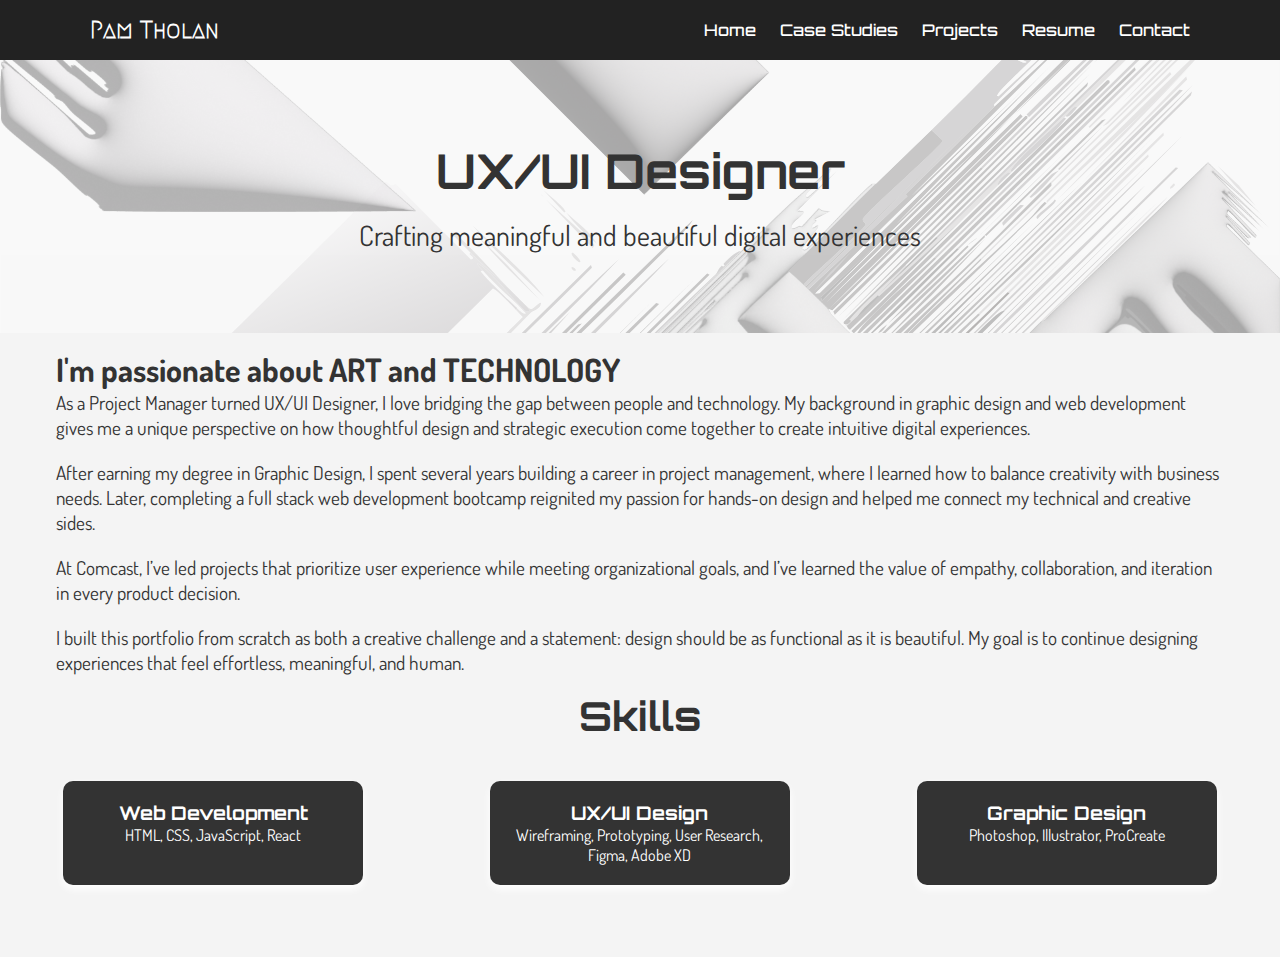
<file: index.html>
<!DOCTYPE html>
<html lang="en">
<head>
  <meta charset="UTF-8" />
  <meta name="viewport" content="width=device-width, initial-scale=1.0"/>
  <title>UX/UI Portfolio</title>
  <link href="https://fonts.googleapis.com/css2?family=Dosis:wght@200..800&family=Megrim&family=Orbitron:wght@400..900&display=swap" rel="stylesheet">
  <link rel="stylesheet" href="assets/css/style.css">

<style>

.hero {
  background-image: url('assets/images/new2.svg'); /* Path to the image file */
      background-size: cover; /* Make sure the image covers the entire screen */
      background-position: center center; /* Center the image */
      background-repeat: no-repeat; /* Prevent the image from repeating */
}

</style>

</head>
<body>

  <!-- Navigation -->
  <header class="navbar">
    <div class="nav-container">
      <div class="logo">Pam Tholan</div>
      <nav id="nav-links">
        <a href="#hero">Home</a>
        <a href="casestudies.html">Case Studies</a>
        <a href="projects.html">Projects</a>
        <a href="portfolio_resume.html">Resume</a>
        <a href="contact.html">Contact</a>
      </nav>
      <div class="hamburger" id="hamburger">&#9776;</div>
    </div>
  </header>

  <!-- Hero Section -->
  <section id="hero" class="hero">
    <h1>UX/UI Designer</h1>
    <p>Crafting meaningful and beautiful digital experiences</p>
  </section>

  <!-- About Section -->
  <section id="about" class="section">
    <!-- <h2>About</h2> -->
    <h1 class="about">I'm passionate about ART and TECHNOLOGY</h1>
    <p class="bio">As a Project Manager turned UX/UI Designer, I love bridging the gap between people and technology. 
      My background in graphic design and web development gives me a unique perspective on how thoughtful design and strategic execution come 
      together to create intuitive digital experiences.</p>
<br>
    <p class="bio">After earning my degree in Graphic Design, I spent several years building a career in project management, where I learned 
      how to balance creativity with business needs. Later, completing a full stack web development bootcamp reignited my passion for hands-on 
      design and helped me connect my technical and creative sides.</p>
<br>
      <p class="bio">At Comcast, I’ve led projects that prioritize user experience while meeting organizational goals, and I’ve learned the 
        value of empathy, collaboration, and iteration in every product decision.</p>
<br>
      <p class="bio">I built this portfolio from scratch as both a creative 
        challenge and a statement: design should be as functional as it is beautiful. My goal is to continue designing experiences that feel effortless, meaningful, and human.</p>
  </section>
 <!-- Skills Section -->
        <div class="about-container">
          <h2>Skills</h2>
        <div class="skills-section">
          <div class="skill-box">
                <h3 class="title">Web Development</h3>
                <p>HTML, CSS, JavaScript, React</p>
            </div>
            <div class="skill-box">
                <h3 class="title">UX/UI Design</h3>
                <p>Wireframing, Prototyping, User Research, Figma, Adobe XD</p>
            </div>
            <div class="skill-box">
                <h3 class="title">Graphic Design</h3>
                <p>Photoshop, Illustrator, ProCreate</p>
            </div>
        </div>
  <!-- Footer -->
  <footer class="footer">
    <p>© 2025 Pam Tholan. All rights reserved.</p>
  </footer>

  <script>
    // Hamburger menu toggle
    const hamburger = document.getElementById("hamburger");
    const navLinks = document.getElementById("nav-links");

    hamburger.addEventListener("click", () => {
      navLinks.classList.toggle("active");
    });
  </script>

</body>
</html>
</file>
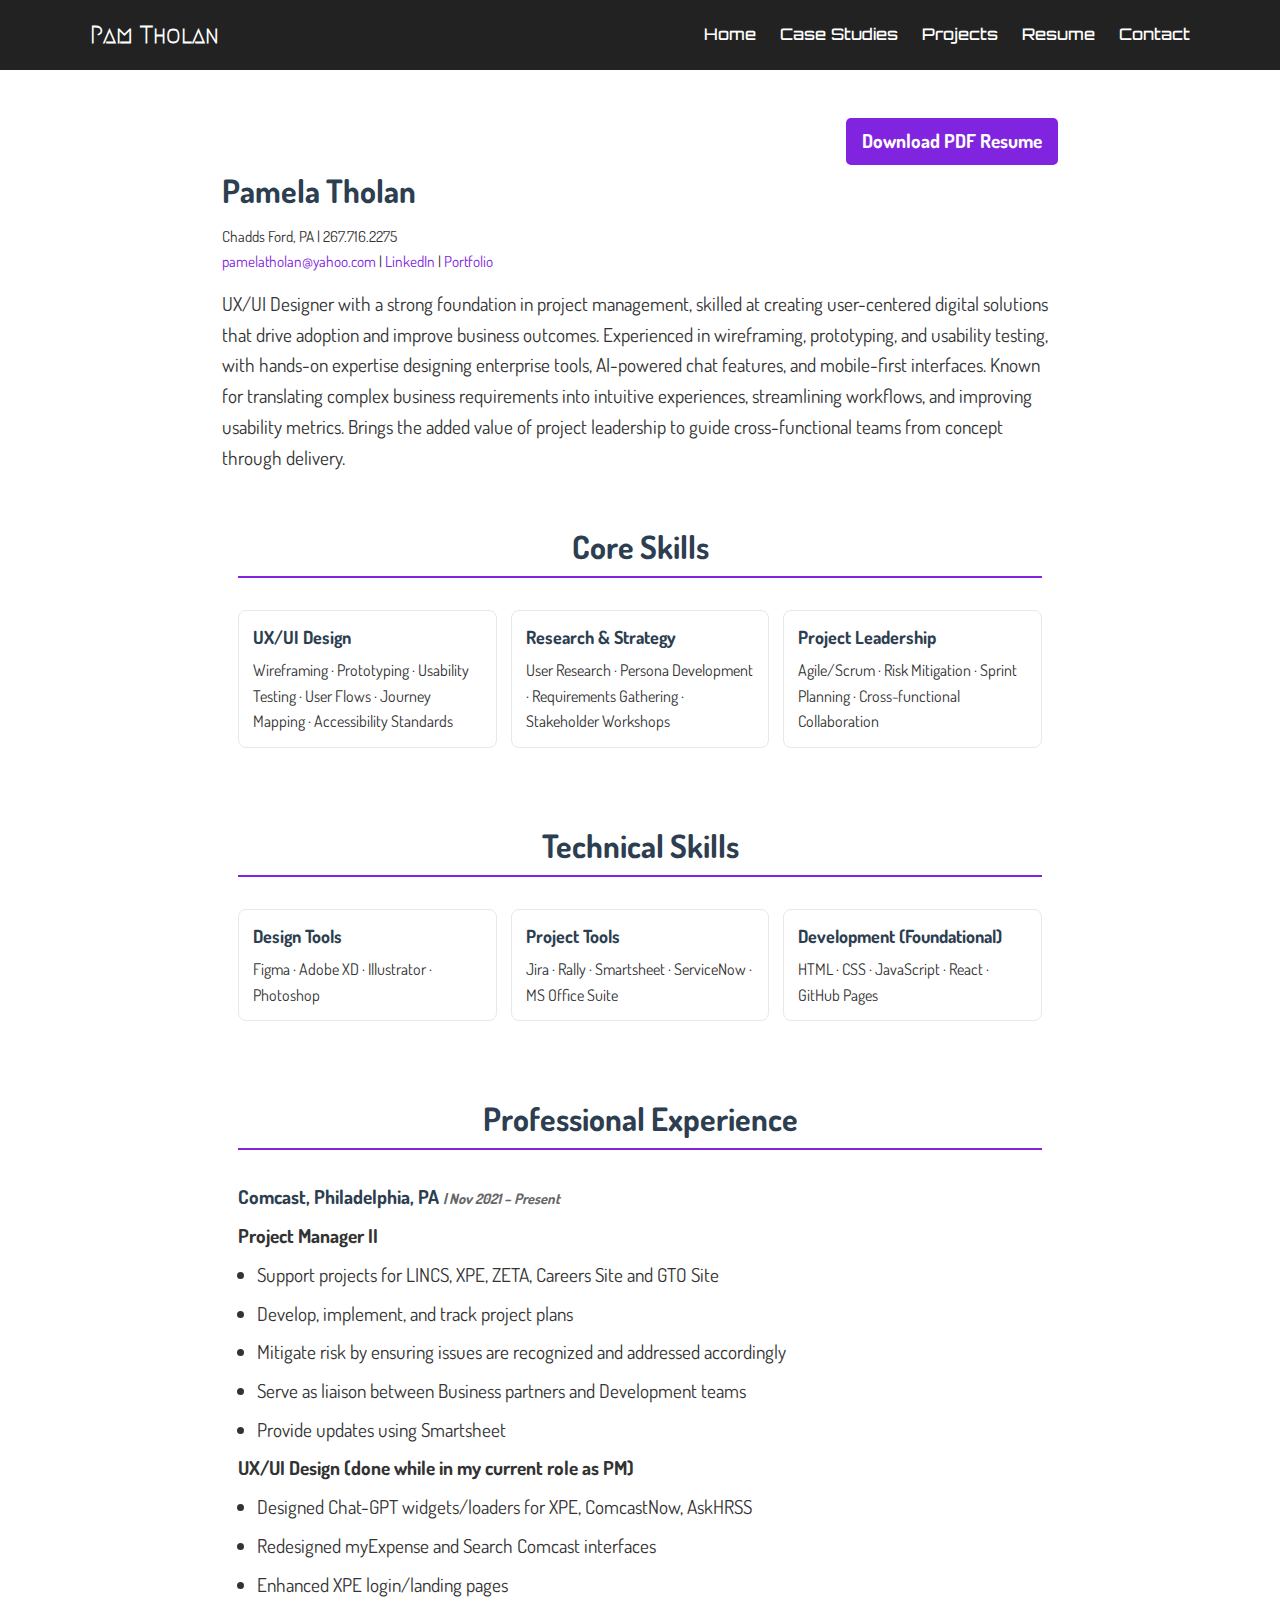
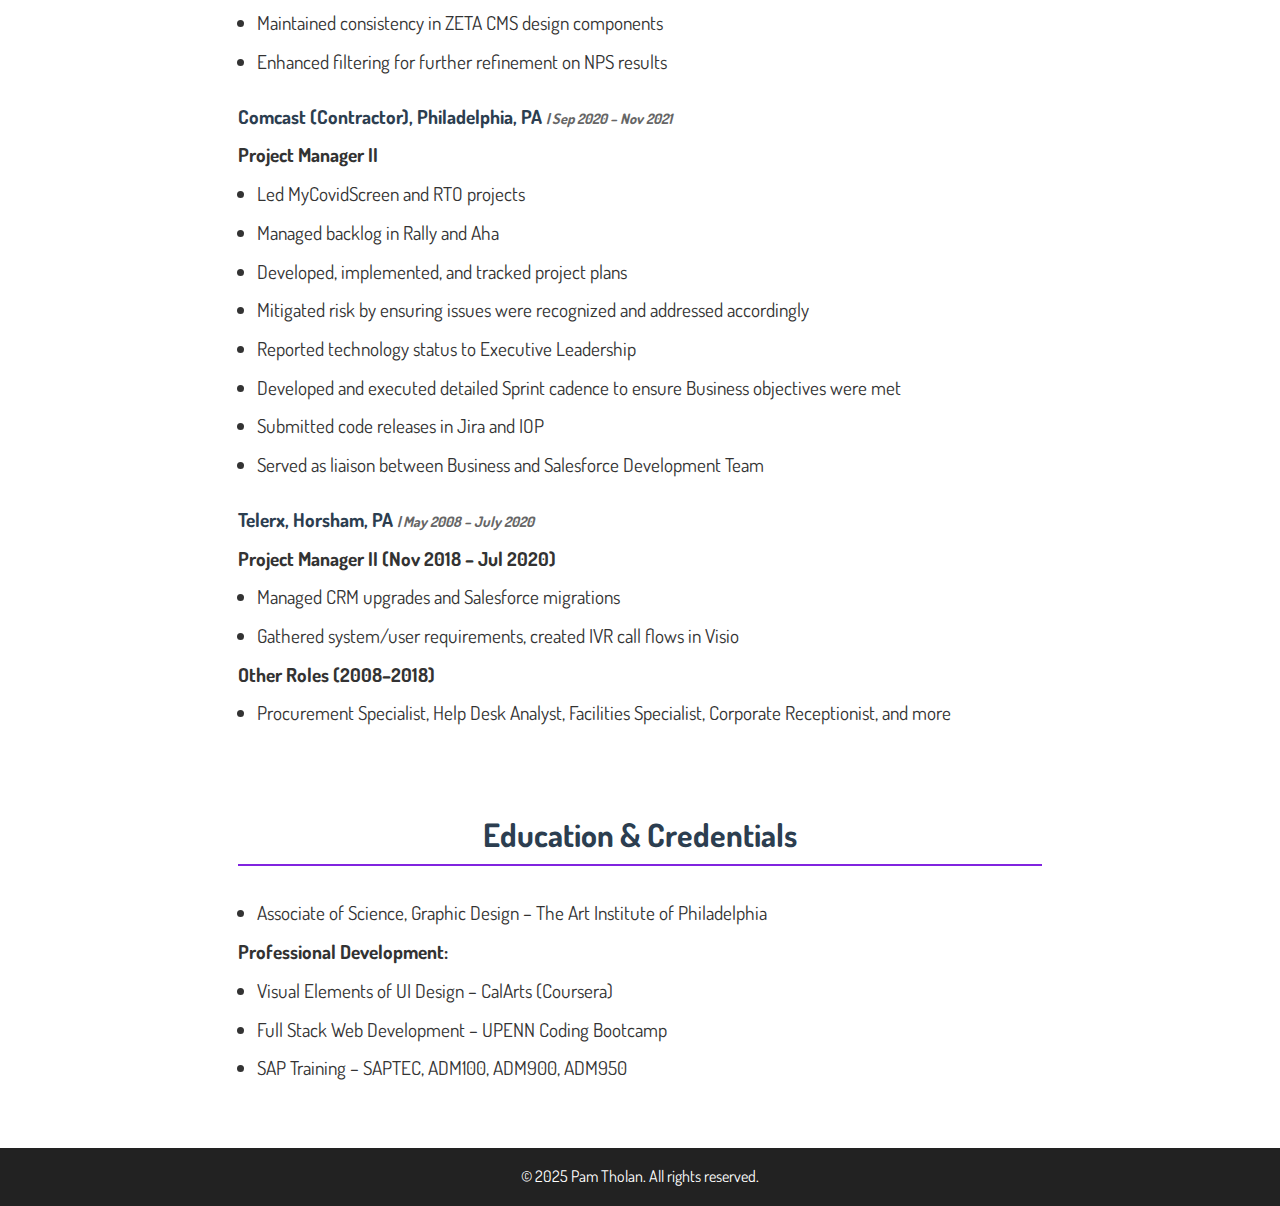
<file: portfolio_resume.html>
<!DOCTYPE html>
<html lang="en">
<head>
  <meta charset="UTF-8" />
  <meta name="viewport" content="width=device-width, initial-scale=1.0" />
  <title>Resume – Pamela Tholan</title>
  <link rel="stylesheet" href="https://cdnjs.cloudflare.com/ajax/libs/font-awesome/6.5.0/css/all.min.css" />
  <link href="https://fonts.googleapis.com/css2?family=Dosis:wght@200..800&family=Megrim&family=Orbitron:wght@400..900&display=swap" rel="stylesheet">
  <link rel="stylesheet" href="assets/css/style.css">
  <style>
    :root {
      --primary-color: #2c3e50;
      --accent-color: #8124df;
      --text-color: #333;
      --bg-color: #fff;
      --font-main: system-ui, sans-serif;
    }

    html, body {
  margin: 0;
  padding: 0;
  overflow-x: hidden;
}

    body {
      margin: 0;
      padding: 0;
      background-color: var(--bg-color);
      color: var(--text-color);
      /* font-family: var(--font-main); */
      line-height: 1.6;
      display: flex;
      flex-direction: column;
      min-height: 100vh;
    }

    main {
      flex: 1;
      padding: 2rem;
      max-width: 900px;
      margin: 0 auto;
      font-family: dosis;
      font-size: larger;
    }

    h1, h2, h3 {
      color: var(--primary-color);
      margin-bottom: 0.5rem;
    }

    h1 {
      font-size: 2rem;
    }

    h2 {
      font-size: 1.5rem;
      border-bottom: 2px solid var(--accent-color);
      padding-bottom: 0.25rem;
      margin-top: 2rem;
    }

    h3 {
      font-size: 1.2rem;
      margin-top: 1.5rem;
    }

    .contact {
      margin-bottom: 1rem;
      font-size: 0.95rem;
    }

    .contact a {
      color: var(--accent-color);
      text-decoration: none;
    }

    .contact a:hover {
      text-decoration: underline;
      color: #4f148a;
    }

    .section {
      margin-bottom: .5rem;
    }

    ul {
      padding-left: 1.2rem;
      margin-top: 0.5rem;
    }

    li {
      margin-bottom: 0.5rem;
    }

    .job-title {
      font-weight: bold;
    }

    .job-location {
      font-style: italic;
      font-size: 0.9rem;
      color: #666;
    }

    .button-wrapper {
      display: flex;
      justify-content: flex-end;
      margin-top: 1rem;
    }

    .download-button {
      padding: 0.5rem 1rem;
      background-color: var(--accent-color);
      color: white;
      text-decoration: none;
      border-radius: 5px;
      font-weight: bold;
      white-space: nowrap;
    }

    .download-button:hover {
      background-color: #4f148a;
    }

    .footer {
      background-color: #222;
      color: #fff;
      text-align: center;
      padding: 1rem 0;
    }

     /* Skills grid styles */
    .skills-grid {
      display: grid;
      grid-template-columns: repeat(3, 1fr);
      gap: 14px;
      margin-top: 1rem;
    }

    .skill {
      padding: 12px 14px;
      border: 1px solid #e8e8e8;
      border-radius: 8px;
      background: #fff;
    }

    .skill h4 {
      margin: 0 0 6px 0;
      font-size: 18px;
      font-weight: 700;
      color: var(--primary-color);
    }

    .skill p {
      margin: 0;
      font-size: 16px;
      color: #333;
    }

    /* Prevent nested scrolling issues */
html, body {
  height: auto;
  overflow-y: auto;
  overflow-x: hidden;
}

/* Ensure the main content just grows naturally with the page */
main {
  height: auto;
  overflow: visible;
}

    /* Responsive tweak */
    @media (max-width: 600px) {
      .button-wrapper {
        justify-content: center;
      }
    }

@media (max-width: 900px) {
  .skills-grid { grid-template-columns: repeat(2, 1fr); }
}
@media (max-width: 600px) {
  .skills-grid { grid-template-columns: 1fr; }
}

  </style>
</head>
<body>

  <header class="navbar">
    <div class="nav-container">
      <div class="logo">Pam Tholan</div>
      <nav id="nav-links">
        <a href="index.html">Home</a>
        <a href="casestudies.html">Case Studies</a>
        <a href="projects.html">Projects</a>
        <a href="portfolio_resume.html">Resume</a>
        <a href="contact.html">Contact</a>
      </nav>
      <div class="hamburger" id="hamburger">&#9776;</div>
    </div>
  </header>

  <main>

    <div class="button-wrapper">
      <a href="assets/files/Pamela Tholan Resume.pdf" class="download-button" download>Download PDF Resume</a>
    </div>

    <h1>Pamela Tholan</h1>
    <div class="contact">
      Chadds Ford, PA | 267.716.2275<br>
      <a href="mailto:pamelatholan@yahoo.com">pamelatholan@yahoo.com</a> |
      <a href="https://www.linkedin.com/in/pamela-tholan/" target="_blank">LinkedIn</a> |
      <a href="https://pamelatholan.github.io/Design-Portfolio/" target="_blank">Portfolio</a>
    </div>

    <p>
      UX/UI Designer with a strong foundation in project management, skilled at creating user-centered digital solutions that drive adoption and improve business outcomes. Experienced in wireframing, prototyping, and usability testing, with hands-on expertise designing enterprise tools, AI-powered chat features, and mobile-first interfaces. Known for translating complex business requirements into intuitive experiences, streamlining workflows, and improving usability metrics. Brings the added value of project leadership to guide cross-functional teams from concept through delivery.
    </p>

    <!-- <section class="section">
      <h2>Professional Skills</h2>
      UX research, UI design, Project Management, Communication, Problem Solving, Creativity
    </section>

    <section class="section">
      <h2>Technical Skills</h2>
      <strong>Software:</strong> Windows, MacOS, Adobe Suite, Figma, Microsoft Office, Smartsheet, Jira, VS Code, Salesforce, ServiceNow, Rally<br>
      <strong>Languages:</strong> HTML, CSS, JavaScript<br>
      <strong>Frameworks:</strong> Bootstrap, React Bootstrap<br>
      <strong>Deployment:</strong> Heroku, GitHub Pages<br>
      <strong>Version Control:</strong> Git
    </section> -->

     <!-- New Responsive Skills Grid -->
    <section class="section">
      <h2>Core Skills</h2>

      <section class="skills-grid" aria-labelledby="skills-heading">
        <h3 id="skills-heading" class="sr-only">Core Skills</h3>

        <div class="skill">
          <h4>UX/UI Design</h4>
          <p>Wireframing · Prototyping · Usability Testing · User Flows · Journey Mapping · Accessibility Standards</p>
        </div>

        <div class="skill">
          <h4>Research &amp; Strategy</h4>
          <p>User Research · Persona Development · Requirements Gathering · Stakeholder Workshops</p>
        </div>

        <div class="skill">
          <h4>Project Leadership</h4>
          <p>Agile/Scrum · Risk Mitigation · Sprint Planning · Cross-functional Collaboration</p>
        </div>
      </section>
    </section>

    <section class="section">
      <h2>Technical Skills</h2>
      <!-- <strong>Software:</strong> Windows, MacOS, Adobe Suite, Figma, Microsoft Office, Smartsheet, Jira, VS Code, Salesforce, ServiceNow, Rally<br>
      <strong>Languages:</strong> HTML, CSS, JavaScript<br>
      <strong>Frameworks:</strong> Bootstrap, React Bootstrap<br>
      <strong>Deployment:</strong> Heroku, GitHub Pages<br>
      <strong>Version Control:</strong> Git
    </section> -->

    <section class="skills-grid" aria-labelledby="skills-heading">
        <h3 id="skills-heading" class="sr-only">Technical Skills</h3>

        <div class="skill">
          <h4>Design Tools</h4>
          <p>Figma · Adobe XD · Illustrator · Photoshop</p>
        </div>

        <div class="skill">
          <h4>Project Tools</h4>
          <p>Jira · Rally · Smartsheet · ServiceNow · MS Office Suite</p>
        </div>

        <div class="skill">
          <h4>Development (Foundational)</h4>
          <p>HTML · CSS · JavaScript · React · GitHub Pages</p>
        </div>
      </section>
    </section>

    <section class="section">
      <h2>Professional Experience</h2>

      <h3>Comcast, Philadelphia, PA <span class="job-location">| Nov 2021 – Present</span></h3>
      <div class="job-title">Project Manager II</div>
      <ul>
        <li>Support projects for LINCS, XPE, ZETA, Careers Site and GTO Site</li>
        <li>Develop, implement, and track project plans</li>
        <li>Mitigate risk by ensuring issues are recognized and addressed accordingly</li>
        <li>Serve as liaison between Business partners and Development teams</li>
        <li>Provide updates using Smartsheet</li>
      </ul>
      <div class="job-title">UX/UI Design (done while in my current role as PM)</div>
      <ul>
        <li>Designed Chat-GPT widgets/loaders for XPE, ComcastNow, AskHRSS</li>
        <li>Redesigned myExpense and Search Comcast interfaces</li>
        <li>Enhanced XPE login/landing pages</li>
        <li>Maintained consistency in ZETA CMS design components</li>
        <li>Enhanced filtering for further refinement on NPS results</li>
      </ul>

      <h3>Comcast (Contractor), Philadelphia, PA <span class="job-location">| Sep 2020 – Nov 2021</span></h3>
      <div class="job-title">Project Manager II</div>
      <ul>
        <li>Led MyCovidScreen and RTO projects</li>
        <li>Managed backlog in Rally and Aha</li>
        <li>Developed, implemented, and tracked project plans</li>
        <li>Mitigated risk by ensuring issues were recognized and addressed accordingly</li>
        <li>Reported technology status to Executive Leadership</li>
        <li>Developed and executed detailed Sprint cadence to ensure Business objectives were met</li>
        <li>Submitted code releases in Jira and IOP</li>
        <li>Served as liaison between Business and Salesforce Development Team</li>
      </ul>

      <h3>Telerx, Horsham, PA <span class="job-location">| May 2008 – July 2020</span></h3>
      <div class="job-title">Project Manager II (Nov 2018 – Jul 2020)</div>
      <ul>
        <li>Managed CRM upgrades and Salesforce migrations</li>
        <li>Gathered system/user requirements, created IVR call flows in Visio</li>
      </ul>
      <div class="job-title">Other Roles (2008–2018)</div>
      <ul>
        <li>Procurement Specialist, Help Desk Analyst, Facilities Specialist, Corporate Receptionist, and more</li>
      </ul>
    </section>

    <section class="section">
      <h2>Education & Credentials</h2>
      <ul>
        <li>Associate of Science, Graphic Design – The Art Institute of Philadelphia</li>
      </ul>
      <strong>Professional Development:</strong>
      <ul>
        <li>Visual Elements of UI Design – CalArts (Coursera)</li>
        <li>Full Stack Web Development – UPENN Coding Bootcamp</li>
        <li>SAP Training – SAPTEC, ADM100, ADM900, ADM950</li>
      </ul>
    </section>

  </main>

  <footer class="footer">
    <p>© 2025 Pam Tholan. All rights reserved.</p>
  </footer>
</body>
</html>
</file>
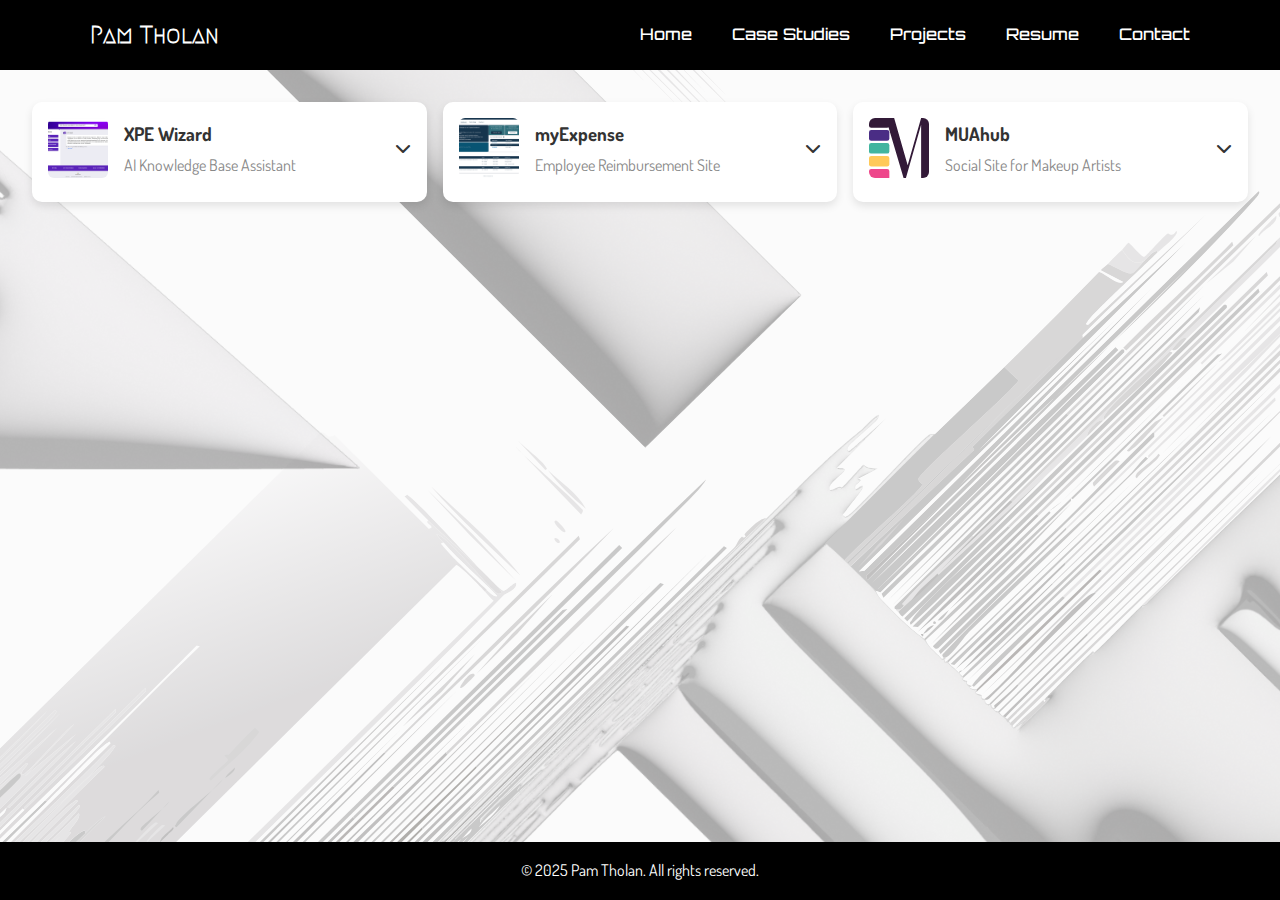
<file: projects.html>
<!DOCTYPE html>
<html lang="en">
<head>
  <meta charset="UTF-8" />
  <meta name="viewport" content="width=device-width, initial-scale=1.0" />
  <title>Project Showcase</title>
  <link rel="stylesheet" href="https://cdnjs.cloudflare.com/ajax/libs/font-awesome/6.5.0/css/all.min.css">
  <link href="https://fonts.googleapis.com/css2?family=Dosis:wght@200..800&family=Megrim&family=Orbitron:wght@400..900&display=swap" rel="stylesheet">
  <link rel="stylesheet" href="assets/css/style.css">
  <style>

    * {
      box-sizing: border-box;
      margin: 0;
      padding: 0;
    }

    body {
      line-height: 1.6;
      background-color: #f9f9f9;
      background-image: url('assets/images/new2.svg'); /* Path to the image file */
      background-size: cover; /* Make sure the image covers the entire screen */
      background-position: center center; /* Center the image */
      background-repeat: no-repeat; /* Prevent the image from repeating */
      color: #333;
      display: flex;
      flex-direction: column;
      min-height: 100vh;
    }

    .navbar {
      background-color: black;
      color: white;
      padding: 1rem 2rem;
    }

    .nav-container {
      display: flex;
      justify-content: space-between;
      align-items: center;
    }

    #nav-links a {
      color: white;
      margin-left: 1rem;
      text-decoration: none;
    }

  #nav-links a:hover {
      color: #8124df;
      text-decoration: underline;
    }

    .hamburger {
      display: none;
      font-size: 1.5rem;
      cursor: pointer;
    }

    .projects {
      display: grid;
      grid-template-columns: 1fr;
      gap: 1rem;
      padding: 2rem;
      flex-grow: 1;
    }

    .project-card {
      background: white;
      border-radius: 10px;
      box-shadow: 0 4px 8px rgba(0, 0, 0, 0.1);
      padding: 1rem;
      transition: max-height 0.5s ease, box-shadow 0.3s ease;
      overflow: hidden;
      cursor: pointer;
      position: relative;
      max-height: 100px;
      display: flex;
      flex-direction: column; /* make the card a column flex container */
    }

    .project-card.expanded {
      max-height: none;         /* remove previous max-height limit */
      min-height: 400px;        /* give all cards same expanded height */
    }

    .project-card:hover {
      box-shadow: 0 8px 16px rgba(0, 0, 0, 0.2);
      transform: translateY(-2px);
    }

    .project-header {
      display: flex;
      align-items: center;
      justify-content: space-between;
    }

    .project-info {
      display: flex;
      align-items: center;
      gap: 1rem;
    }

    .project-header img {
      width: 60px;
      height: 60px;
      object-fit: cover;
      border-radius: 6px;
    }

    .project-header h3 {
      margin: 0;
      font-family: dosis;
    }

    .chevron {
      transition: transform 0.3s ease;
    }

    .project-card.expanded .chevron {
      transform: rotate(180deg);
    }

    .subtitle {
      color: #888;
      margin-top: 0.25rem;
      font-family: dosis;
    }

    .project-content {
      display: flex;
      flex-direction: column;
      flex-grow: 1;           /* fill remaining space inside card */
      gap: 0.5rem;
      opacity: 0;
      transform: translateY(-10px);
      transition: opacity 0.4s ease, transform 0.4s ease;
    }

    .project-content a {
      align-self: flex-start;
      margin-top: auto;         /* pushes link to bottom of card content */
      color: #007BFF;
      font-family: dosis;
      font-weight: 500;
      transition: color 0.3s ease;
      font-size: large;
    }

    .project-content a:hover {
      color: #0056b3;
      text-decoration: underline;
    }

    .project-card.expanded .project-content {
      opacity: 1;
      transform: translateY(0);
      margin-top: 1rem;
    }

    .project-content .content-body {
      display: flex;
      flex-direction: column;
      gap: 0.5rem;
      flex-grow: 1;
    }

    .project-content img.preview {
      max-width: 100%;
      border-radius: 6px;
    }

    .summary {
      font-family: dosis;
    }

    .project-content a {
      margin-top: auto;        /* pushes link to bottom */
      color: #007BFF;
      text-decoration: none;
      font-family: dosis;
      font-weight: 500;
    }

    .project-content a:hover {
      color: #0056b3;
    }

    .footer {
      background: black;
      color: white;
      text-align: center;
      padding: 1rem;
    }

    @media (min-width: 768px) {
      .projects {
        grid-template-columns: repeat(3, 1fr);
      }

      .hamburger {
        display: none;
      }
    }

    @media (max-width: 768px) {
      #nav-links {
        display: none;
        flex-direction: column;
        background-color: #333;
      }

      #nav-links a {
        margin: 1rem 0;
      }

      .hamburger {
        display: block;
      }
    }
  </style>
</head>
<body>
  <header class="navbar">
    <div class="nav-container">
      <div class="logo">Pam Tholan</div>
      <nav id="nav-links">
        <a href="index.html">Home</a>
        <a href="casestudies.html">Case Studies</a>
        <a href="projects.html">Projects</a>
        <a href="portfolio_resume.html">Resume</a>
        <a href="contact.html">Contact</a>
      </nav>
      <div class="hamburger" id="hamburger">&#9776;</div>
    </div>
  </header>

  <section class="projects">
    <div class="project-card" onclick="toggleCard(this)">
      <div class="project-header">
        <div class="project-info">
          <img src="assets/images/XPE_Wizard.png" alt="XPE Wizard Thumbnail" />
          <div>
            <h3>XPE Wizard</h3>
            <p class="subtitle">AI Knowledge Base Assistant</p>
          </div>
        </div>
        <i class="fas fa-chevron-down chevron"></i>
      </div>
      <div class="project-content">
        <div class="content-body">
        <p class="summary">Reduced support tickets by 30% with a custom AI-powered wizard. UX/UI redesign and intelligent data ingest made the process more intuitive.</p>
        <br>
        <img class="preview" src="assets/images/XPE_Wizard.png" alt="XPE Wizard Screenshot" />
      <a href="wizard.html">View Project</a>  
      </div>
        
        <!-- <a href="#">Live Demo</a> -->
      </div>
    </div>

    <div class="project-card" onclick="toggleCard(this)">
      <div class="project-header">
        <div class="project-info">
          <img src="assets/images/myExpense.png" alt="myExpense Thumbnail" />
          <div>
            <h3>myExpense</h3>
            <p class="subtitle">Employee Reimbursement Site</p>
          </div>
        </div>
        <i class="fas fa-chevron-down chevron"></i>
      </div>
      <div class="project-content">
        <div class="content-body">
        <p class="summary">Designed a responsive site to simplify employee expense tracking and approvals. Included real-time receipt uploads and audit tracking.</p>
        <br>
        <img class="preview" src="assets/images/myExpense.png" alt="myExpense Screenshot" />
      <a href="myexpense.html">View Project</a>  
      </div>
        
        <!-- <a href="#">Live Demo</a> -->
      </div>
    </div>

    <div class="project-card" onclick="toggleCard(this)">
      <div class="project-header">
        <div class="project-info">
          <img src="assets/images/MUAh_icon.svg" alt="MUAhub Thumbnail" />
          <div>
            <h3>MUAhub</h3>
            <p class="subtitle">Social Site for Makeup Artists</p>
          </div>
        </div>
        <i class="fas fa-chevron-down chevron"></i>
      </div>
      <div class="project-content">
        <div class="content-body">
        <p class="summary">Built a multi-user platform for showcasing makeup artists. Focused on inclusive design, clean UI, and user-led feedback loops.</p>
        <br>
        <img class="preview" src="assets/images/MUAhub.png" alt="MUAhub Screenshot" />
      <a href="muahub.html">View Project</a>  
      </div>
        
        <!-- <a href="#">Live Demo</a> -->
      </div>
    </div>
  </section>

  <footer class="footer">
    <p>© 2025 Pam Tholan. All rights reserved.</p>
  </footer>

  <script>
    function toggleCard(card) {
      card.classList.toggle("expanded");
    }

    document.getElementById('hamburger').addEventListener('click', () => {
      const navLinks = document.getElementById('nav-links');
      navLinks.style.display = navLinks.style.display === 'flex' ? 'none' : 'flex';
    });
  </script>
</body>
</html>
</file>
<file: assets/css/style.css>
/* Reset & Base Styles */
* {
  margin: 0;
  padding: 0;
  box-sizing: border-box;
}

html, body {
  height: 100%;
  width: 100%;
  font-family: 'Orbitron', sans-serif;
  overflow-x: hidden;
}

body {
  display: flex;
  flex-direction: column;
  background: #f4f4f4;
  color: #333;
}

.about {
  font-family: dosis;
}

.bio {
  font-family: dosis;
  font-size: larger;
}

/* Navigation */
.navbar {
  background-color: #222;
  color: #fff;
  padding: 1rem;
}

.nav-container {
  display: flex;
  justify-content: space-between;
  align-items: center;
  max-width: 1100px;
  margin: 0 auto;
}

.logo {
  font-size: 1.5rem;
  font-family: megrim;
  font-weight: bold;
}

nav {
  display: flex;
  gap: 1.5rem;
}

nav a {
  color: #fff;
  text-decoration: none;
  font-weight: 500;
}

nav a:hover {
      color: #8124df;
      text-decoration: underline;
    }

.hamburger {
  display: none;
  font-size: 2rem;
  cursor: pointer;
  color: #fff;
}

/* Hero */
.hero {
  /* background: #000;
  color: #fff; */
  padding: 5rem 2rem;
  text-align: center;
}

.hero h1 {
  font-size: 3rem;
  margin-bottom: 1rem;
  font-family: orbitron;
}

.hero p {
  font-size: 1.75rem;
  font-family: "Dosis";
}


/* Section styling */
.section {
  padding: 1rem;
  max-width: 1200px;
  margin: auto;
}

.section h2 {
  text-align: center;
  font-size: 2rem;
  margin-bottom: 2rem;
}

.about-container h2 {
  text-align: center;
  font-size: 2.5rem;
  margin-bottom: 2rem;
  font-family: "orbitron";
  font-weight: bold;
}

.cards {
  display: grid;
  gap: 2rem;
  grid-template-columns: repeat(auto-fit, minmax(250px, 1fr));
}

.card {
  background: white;
  border-radius: 10px;
  overflow: hidden;
  box-shadow: 0 4px 10px rgba(0,0,0,0.1);
  transition: transform 0.3s;
}

.card:hover {
  transform: translateY(-5px);
}

.card img {
  width: 100%;
  height: auto;
}

.card h3 {
  padding: 1rem;
  font-size: 1.25rem;
}

.card p {
  padding: 0 1rem 1rem;
}

.title {
  font-family: orbitron;
}

/* Footer */
.footer {
  background-color: #222;
  color: #fff;
  text-align: center;
  padding: 1rem 0;
  margin-top: auto;
  font-family: dosis;
}

/* Skill Box styling */
.skills-section {
            display: flex;
            justify-content: space-around;
            margin-top: 40px;
        }

        .skill-box {
            background-color: #333;
            color: white;
            padding: 20px;
            border-radius: 10px;
            width: 300px;
            text-align: center;
            box-shadow: 0 4px 8px rgb(255, 255, 255);
            transition: all 0.3s ease-in-out;
            margin-bottom: 20px;
            font-family: dosis;
        }

        .skill-box:hover {
            background-color: white;
            color: #333;
            box-shadow: 0 4px 8px rgb(29, 29, 29);
            transform: translateY(-10px);
        }

/* Responsive Navigation */
@media (max-width: 768px) {
  nav {
    display: none;
    flex-direction: column;
    background-color: #222;
    position: absolute;
    top: 64px;
    right: 0;
    width: 100%;
    text-align: center;
  }

  nav.active {
    display: flex;
  }

  .hamburger {
    display: block;
  }

  .skills-section {
                flex-direction: column;
                align-items: center;
            }

            .skill-box {
                width: 100%;
                margin-bottom: 20px;
            }
}

/* Optional: Hide scrollbars for horizontal overflow */
/* body::-webkit-scrollbar {
  display: none;
} */
</file>
